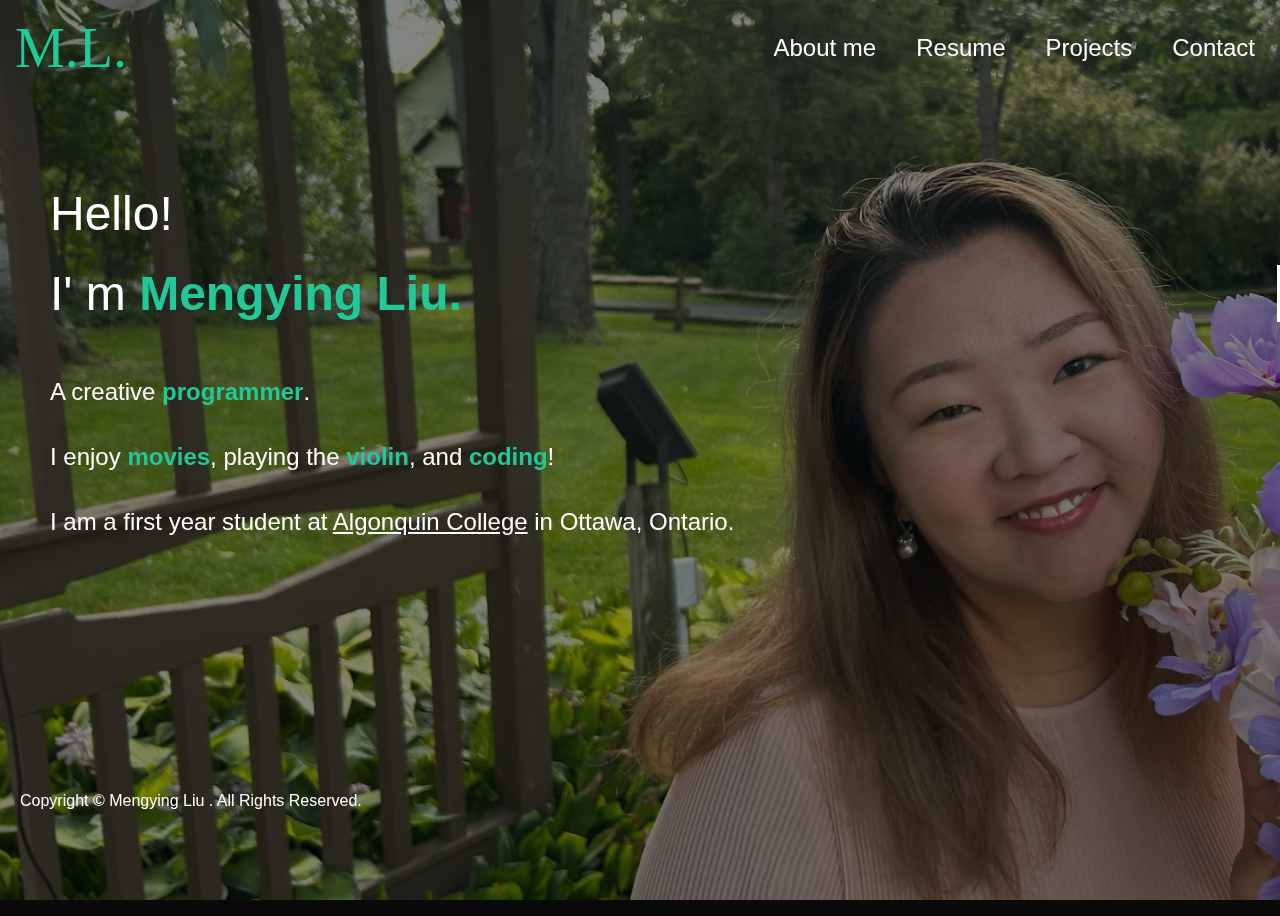
<file: Index.html>
<!-- student name: Mengying Liu
file name: Contact.html
date: Nov 5th,2023
description:Contact.html file for Assigbment 1-->
<!DOCTYPE html>
<html lang="en">
<head>
    <title>Index</title>
    <meta charset="UTF-8">
    <meta name="author" content="Mengying Liu">
    <meta name="description" content="Index.html file for Assigbment 1">
    <meta name="keywords" content="about me">
    <link rel="stylesheet" type="text/css" href="format.css">
    <script src="projects.js" defer></script>
</head>

<body>
    <nav>
        <ul class ="nav_container">
            <li id="logo">M.L.</li>
            <li class = "nav_item"><a href="Index.html">About me</a></li>
            <li class = "nav_item"><a href="Resume.html">Resume</a></li>
            <li class = "nav_item"><a href="Projects.html">Projects</a></li>
            <li class = "nav_item"><a href="Contact.html">Contact</a></li>
        </ul>
    </nav>

    <!--backlground pic-->
    <div id="image_background"></div>
    

    <div class="index_detail">
        <p class="index_title">Hello!</p>
        
        <div>
        <!--text for typing effect-->    
        <p class="typewriter">I' m <span class="emphasis">Mengying Liu. </span></p>
        </div>
        <div>
        <p>A creative <span class="emphasis">programmer</span>.</p>
        <p>I enjoy <span class="emphasis">movies</span>, playing the <span class="emphasis">violin</span>, and <span class="emphasis">coding</span>!</p>
        <p>I am a first year student at <a id="college_link" href="https://www.algonquincollege.com/sat/program/computer-programming/" target="_blank">Algonquin College</a> in Ottawa, Ontario.</p>
        </div>
    </div>

    <footer>
        <p>Copyright &copy;
            <a href="#">Mengying Liu</a>
            . All Rights Reserved.
        </p>
    </footer>
</body>

</html>
</file>
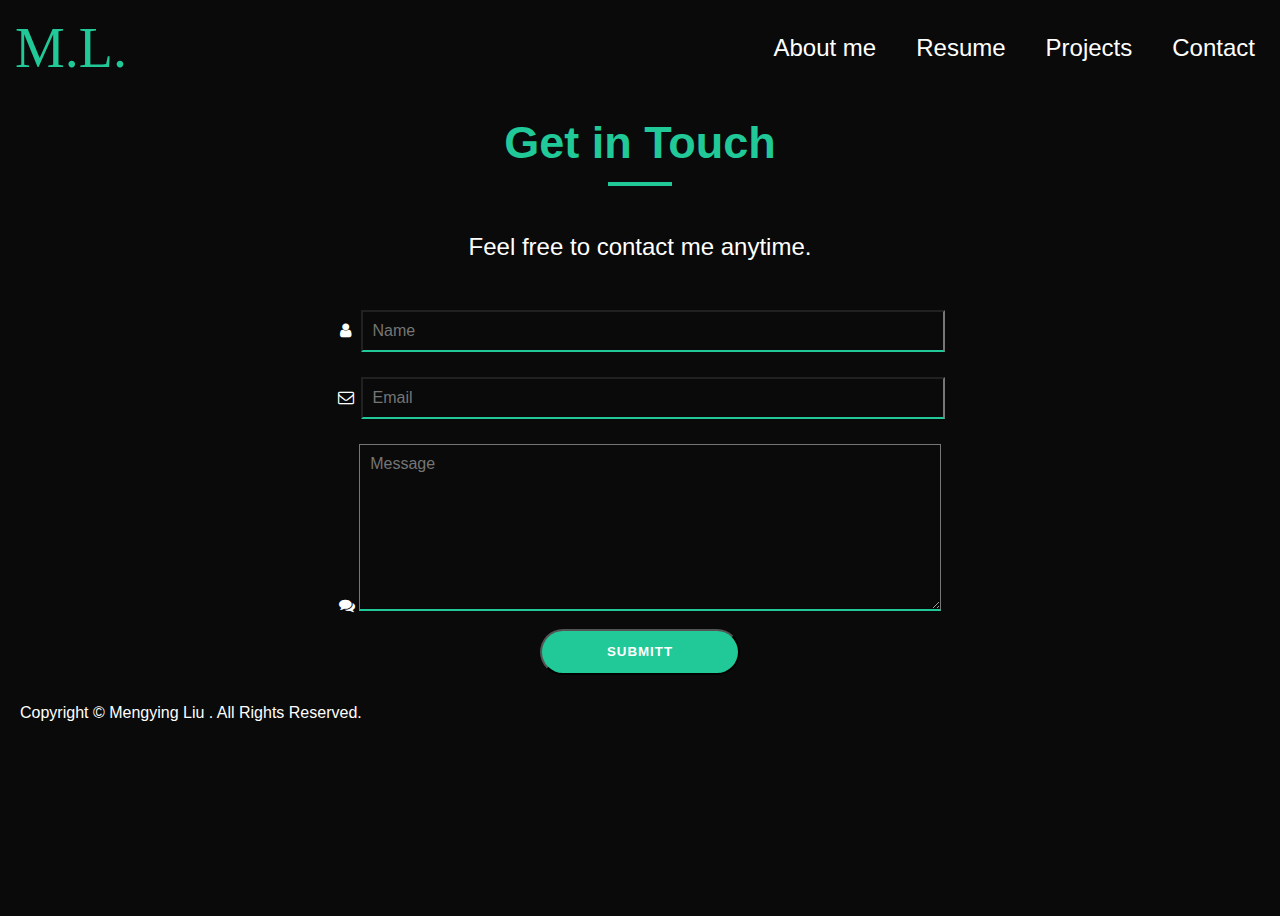
<file: Contact.html>
<!-- student name: Mengying Liu
file name: Contact.html
date: Nov 5th,2023
description:Contact.html file for Assigbment 1-->
<!DOCTYPE html>
<html lang="en">
<head>
    <title>Contact Me</title>
    <meta charset="UTF-8">
    <meta name="author" content="Mengying Liu">
    <meta name="description" content="Contact.html file for Assigbment 1">
    <meta name="keywords" content="contact_form">
    <link rel="stylesheet" type="text/css" href="format.css">
    <link rel="stylesheet" href="https://cdnjs.cloudflare.com/ajax/libs/font-awesome/4.7.0/css/font-awesome.min.css">
    <script src="projects.js" defer></script>
</head>

<body>
    <nav >
        <ul class ="nav_container">
            <li id="logo">M.L.</li>
            <li class = "nav_item"><a href="Index.html">About me</a></li>
            <li class = "nav_item"><a href="Resume.html">Resume</a></li>
            <li class = "nav_item"><a href="Projects.html">Projects</a></li>
            <li class = "nav_item"><a href="Contact.html">Contact</a></li>
        </ul>
    </nav>


    <header>
        <div class = "divider">
            <h2>Get in Touch</h2>
        </div>
    </header>


<!--a form for name email and comments-->
<form action="contat.php" method="post">
    <div class = "form_container">
        <p id="contact_greeting">Feel free to contact me anytime.</p>
        <div>
            <label for="name"><i class="fa fa-user fa-fw" ></i></label>
            <input class="input" id="name" type="text" placeholder="Name">
        </div>

        <div>
            <label for="email"><i class="fa fa-envelope-o fa-fw"></i></label>
            <input class="input" id="email" type="email" placeholder="Email">
        </div>
        
        <div >
            <label for="message"><i class="fa fa-comments prefix"></i></label>
            <textarea id="message" rows="8" placeholder="Message" spellcheck="false"></textarea>
        </div>

        <button class="btn" type="submit">SUBMITT</button>
    </div>
</form>


    <footer>
        <p>Copyright &copy;
            <a href="#">Mengying Liu</a>
            . All Rights Reserved.
        </p>
    </footer>
</body>

</html>
</file>
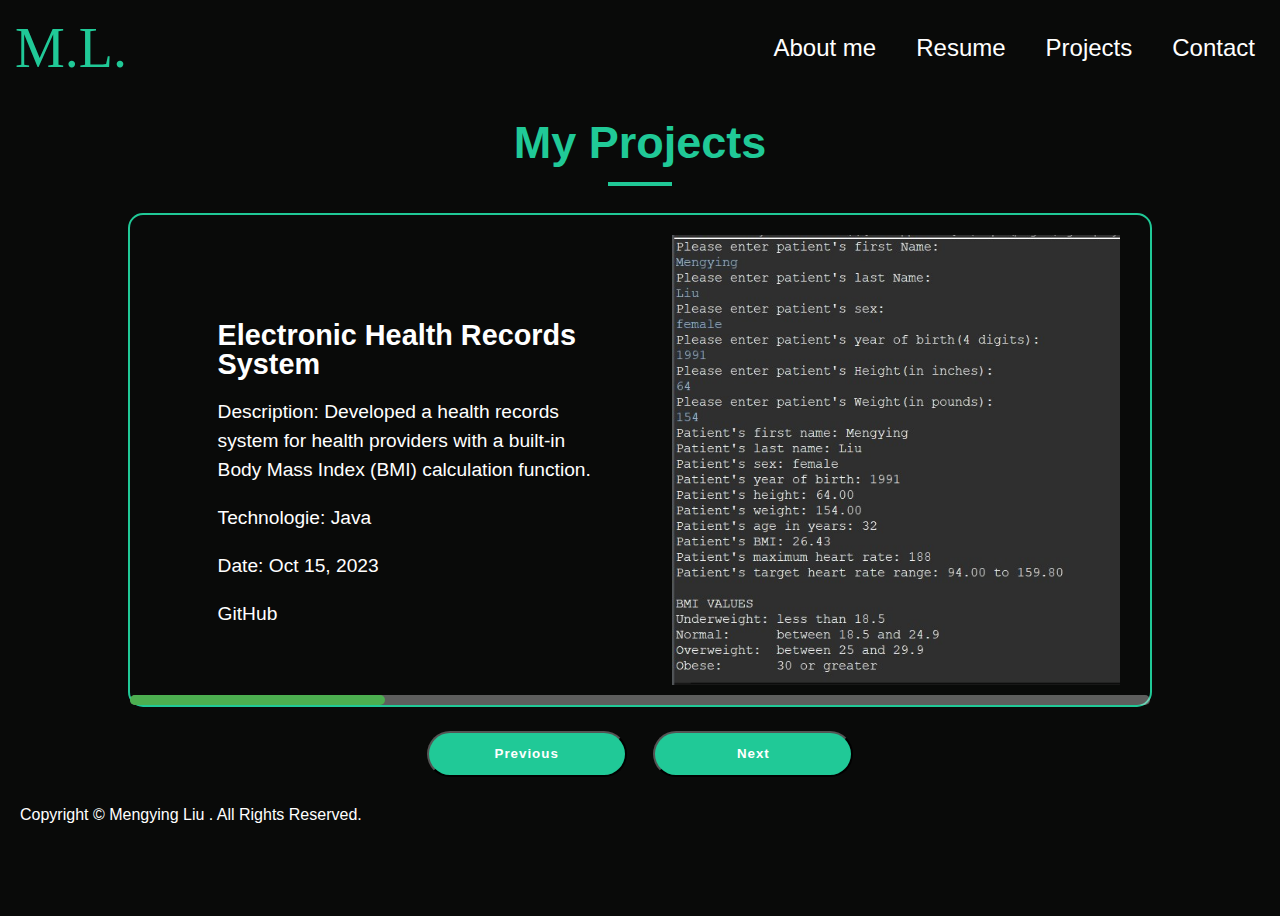
<file: Projects.html>
<!-- student name: Mengying Liu
file name: Contact.html
date: Nov 5th,2023
description:Contact.html file for Assigbment 1-->
<!DOCTYPE html>
<html lang="en">
<head>
    <title>Projects</title>
    <meta charset="UTF-8">
    <meta name="author" content="Mengying Liu">
    <meta name="description" content="Projects.html file for Assigbment 1">
    <meta name="keywords" content="projects">
    <link rel="stylesheet" type="text/css" href="format.css">
    <script src="projects.js" defer></script>
</head>

<body>
    <nav>
        <ul class ="nav_container">
            <li id="logo">M.L.</li>
            <li class = "nav_item"><a href="Index.html">About me</a></li>
            <li class = "nav_item"><a href="Resume.html">Resume</a></li>
            <li class = "nav_item"><a href="Projects.html">Projects</a></li>
            <li class = "nav_item"><a href="Contact.html">Contact</a></li>
        </ul>
    </nav>


    <header>
        <div class = "divider">
            <h2>My Projects</h2>
        </div>
    </header>

    <div class="page_container">
        <div class = "project_container">
            <div class="project_detail">
                <p id="project_title"></p>
                <p id="description"></p>
                <p id ="technologie"></p>
                <p id="date" ></p>
                <a id="project_link" target="_blank" href="#">GitHub</a>
            </div>
            <div>
                <img id="project_image" src="#" alt="project images" >
            </div>

            <!-- a progess bar-->
            <div id="slider-container">
                <div id="slider-progress"></div>
            </div>
        </div>
    </div>

    <!-- 2 buttons to navi previous and forward-->
    <div class="project_btn">
        <button class = "btn" id="prevBtn" onclick="showProject(-1)">Previous</button>
        <button class = "btn" id="nextBtn" onclick="showProject(+1)">Next</button>
    </div>

    <footer>
        <p>Copyright &copy;
            <a href="#">Mengying Liu</a>
            . All Rights Reserved.
        </p>
    </footer>

</body>

</html>
</file>
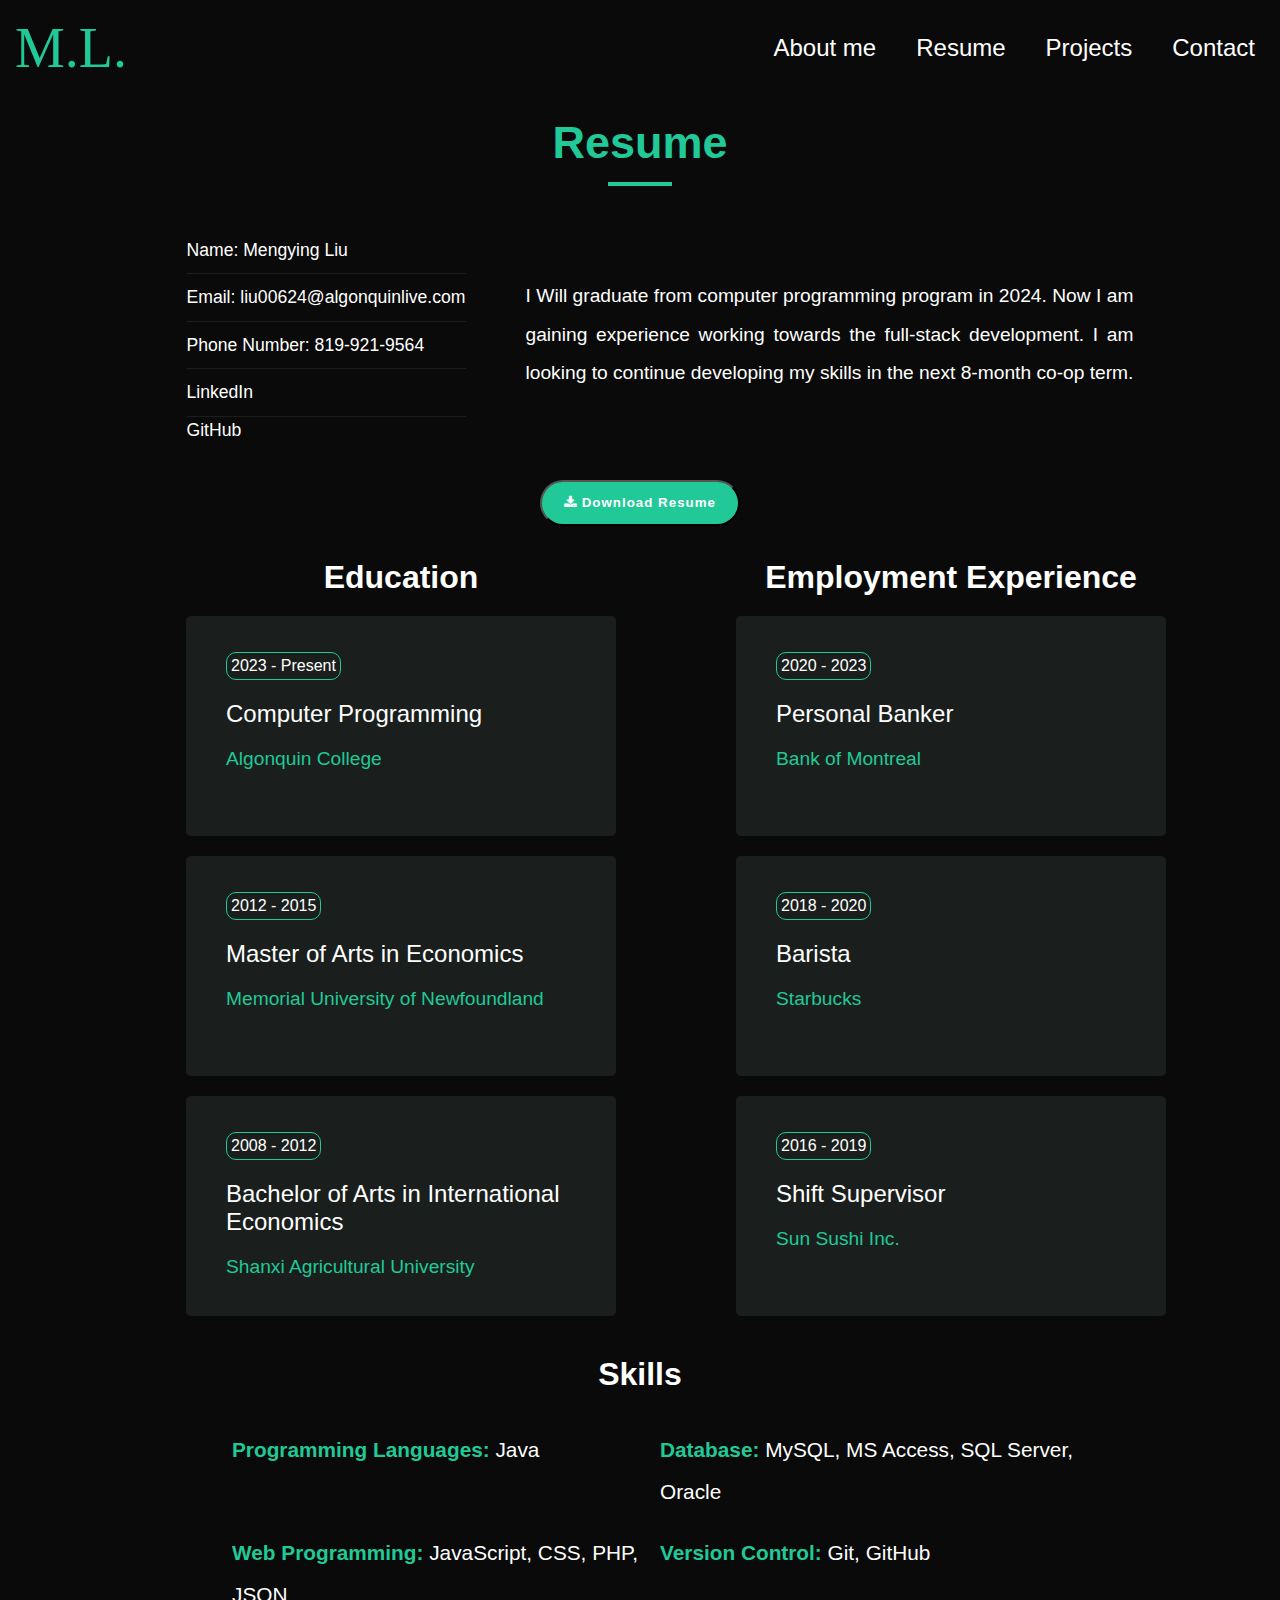
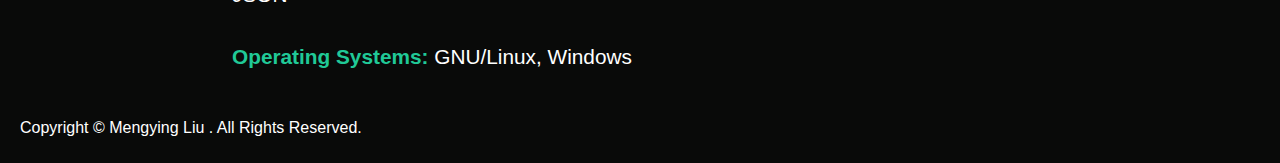
<file: Resume.html>
<!-- student name: Mengying Liu
file name: Resume.html
date: Nov 5th,2023
description:Resume.html file for Assigbment 1-->
<!DOCTYPE html>
<html lang="en">
<head>
    <title>Resume</title>
    <meta charset="UTF-8">
    <meta name="author" content="Mengying Liu">
    <meta name="description" content="Resume.html file for Assigbment 1">
    <meta name="keywords" content="resume">
    <link rel="stylesheet" type="text/css" href="format.css">
    <link rel="stylesheet" href="https://cdnjs.cloudflare.com/ajax/libs/font-awesome/4.7.0/css/font-awesome.min.css">
    <script src="projects.js" defer></script>
</head>

<body>
    <nav >
        <ul class ="nav_container">
            <li id="logo">M.L.</li>
            <li class = "nav_item"><a href="Index.html">About me</a></li>
            <li class = "nav_item"><a href="Resume.html">Resume</a></li>
            <li class = "nav_item"><a href="Projects.html">Projects</a></li>
            <li class = "nav_item"><a href="Contact.html">Contact</a></li>
        </ul>
    </nav>


    <header>
        <div class = "divider">
            <h2>Resume</h2>
        </div>
    </header>


    <div class="contact_object_container">
        <div class="contact_object">
            <div class="contact_container">
                <ul>
                    <li class="contact_info">Name: Mengying Liu</li>
                    <li class="contact_info"><a href="mailto:liu00624@algonquinlive.com">Email: liu00624@algonquinlive.com</a></li>
                    <li class="contact_info">Phone Number: 819-921-9564</li>
                    <li class="contact_info"><a href="https://www.linkedin.com/in/mandyliu0401/">LinkedIn</a></li>
                    <li class=""><a href="https://github.com/Mandy-Liu0401">GitHub</a></li>
                </ul>
            </div>

            <div class="object_container">
                <p class="object_info">
                    I Will graduate from computer programming program in 2024. 
                    Now I am gaining experience working towards the full-stack development.
                    I am looking to continue developing my skills in the next 8-month co-op term.</p>
            </div>
        </div>

        <!--a button to download resume-->
        <div>
            <button type="submit" onclick="window.open('files/Resume - Mengying Liu.pdf')" class="btn"><i class="fa fa-download"></i> Download Resume</button>
        </div>
    </div>


    <div class="resume_container"> 
        <div><!--education section-->
            <p class="resume_section">Education</p>

            <div class="resume_experience">
                <ul>
                    <li class="resume_date">2023 - Present</li>
                    <li class="resume_title">Computer Programming</li>
                    <li class="resume_employer">Algonquin College</li>
                </ul>
            </div>
            <div class="resume_experience">
                <ul>
                    <li class="resume_date">2012 - 2015</li>
                    <li class="resume_title">Master of Arts in Economics</li>
                    <li class="resume_employer">Memorial University of Newfoundland</li>
                </ul>
            </div>

            <div class="resume_experience">
                <ul>
                    <li class="resume_date">2008 - 2012</li>
                    <li class="resume_title">Bachelor of Arts in International Economics</li>
                    <li class="resume_employer">Shanxi Agricultural University</li>
                </ul>
            </div>
        </div>

        
        <div > <!--employment section-->
            <p class="resume_section">Employment Experience</p>
            <div class="resume_experience">
                <ul>
                    <li class="resume_date">2020 - 2023</li>
                    <li class="resume_title">Personal Banker</li>
                    <li class="resume_employer">Bank of Montreal</li>
                </ul>
            </div>
            <div class="resume_experience">
                <ul>
                    <li class="resume_date">2018 - 2020</li>
                    <li class="resume_title">Barista</li>
                    <li class="resume_employer">Starbucks</li>
                </ul>
            </div>
            <div class="resume_experience">
                <ul>
                    <li class="resume_date">2016 - 2019</li>
                    <li class="resume_title">Shift Supervisor</li>
                    <li class="resume_employer">Sun Sushi Inc.</li>
                </ul>
            </div>
        </div>
    </div>

    <!--skills section-->
    <div class="skill_container">
        <p class="resume_section">Skills</p>
        <div class="skill_detail">
            <ul>
                <li><span class="emphasis">Programming Languages:</span> Java</li>
                <li><span class="emphasis">Database:</span> MySQL, MS Access, SQL Server, Oracle</li>
                <li><span class="emphasis">Web Programming:</span> JavaScript, CSS, PHP, JSON</li>
                <li><span class="emphasis">Version Control:</span> Git, GitHub</li>
                <li><span class="emphasis">Operating Systems:</span> GNU/Linux, Windows</li>
            </ul>
        </div>
    </div>  

    <footer>
        <p>Copyright &copy;
            <a href="#">Mengying Liu</a>
            . All Rights Reserved.
        </p>
    </footer>
</body>

</html>
</file>
<file: format.css>
body,html {
    height: 100vh ;
    width: 100vw;
    margin: 0 ;
    padding: 0 ;
}

body{
    
    background-color:rgb(9, 10, 9); 
    color:white;
    font-family: Arial,  helvetica, sans-serif;
    opacity: 1;
}
::selection {
    color: white; 
    background-color: #20c99698; 
    
}

header{
    text-align: center;
    font-size: 30px;
    color:#20c997;
}

.divider::after {
    content: "";
    display: inline-block; 
    width: 5%; 
    height: 4px; 
    background-color: #20c997; 
    margin: 10px auto; 
}

nav{
    position: relative;
    width: 100%;
    right: 25px;
    background-color: transparent;
}

#logo{
    font-family:'Brush Script', 'Lucida Handwriting', Pacifico;
    color: #20c997;
    font-size: 350%;
    margin-right: auto;
    list-style: none;
}

.nav_container {
    display:flex;
    flex-direction: row;
    justify-content:flex-end;
    align-items: center;
}

.nav_item{
    padding-left: 40px;
    list-style: none;
    font-size:x-large
}

a {
    text-decoration: none;
    cursor: pointer;
    color: white;
    font-family:  Arial,Helvetica, sans-serif;
    }

a:hover ,h2{
    color: #20c997;
    margin-bottom: 0;
}

#image_background{
    background-image: url('images/photo1.jpg');
    width: 100%;
    height: 100%;
    position: fixed;
    top: 0;
    left: 0;
    background-size: cover; 
    background-repeat: no-repeat; 
    opacity: 0.5;
    z-index: -1; /* Move the background image behind other elements */
}

.index_detail{
    font-family: Arial, Helvetica, sans-serif;
    line-height: 1.7em;
    font-size: 1.5em;
    height: 70vh;
    padding:50px 0 0 50px;
}


/* two animations for typing and cursor effects*/
@keyframes typing {
    from { width: 0 }
    to {width:9em}
}

@keyframes cursor {
    50% { border-right-color: transparent }
}

.index_title{
    font-size: 200%;
    margin-bottom: 30px;
}
.typewriter {
    word-break: break-all;
    margin:0 0 50px 0;
    line-height: 120%;
    font-size: 200%;
    border-right: 3px solid white ;
    overflow: hidden; 
    white-space: nowrap; 
    animation: 
        typing 3s steps(17, end) forwards,
        cursor 0.5s steps(1) infinite;
}

.emphasis{
    color: #20c997;
    font-weight: 600;
}

#college_link {
    animation: blink 3s infinite;
    text-decoration: underline;
}

.contact_object_container{
    width:100%;
    display:flex;
    flex-direction: column;
    justify-items: center;
    align-items: center;
    }
    
.contact_container ul{
    list-style: none;
}

.contact_object{
    width:95vw;
    display: flex;
    flex-direction: row;
    justify-content: center;
    align-items: center;
    padding: 0 20px;
}

.contact_container{
    max-width: 350px;
    padding: 6px 30px ;
    font-size: 110%;
    line-height: 1.5em;
}

.contact_info{
    border-bottom:1px solid rgb(26, 31, 29);
    padding:10px 0;
}

.object_container{
    text-align: justify;
    width:50%;
    line-height: 2em;
    font-size: 120%;
    padding: 6px 30px ;
}


.resume_container{
    width:90%;
    display: flex;
    flex-direction: row;
    justify-content: center;
    align-items: center;
    padding: 10px 100px ;
}

.resume_section{
    font-size: 200%;
    font-weight: 600;
    text-align: center;
    margin:10px 0;
}

.resume_experience{
    background-color: rgb(26, 31, 29);
    border-radius: 5px;
    width: 430px;
    height: 180px;
    margin: 20px 60px;
    padding: 20px 0;
    display: flex;
    flex-wrap: wrap;
    flex-direction: column;
    justify-content: left;
}
.resume_date{
    width: fit-content;
    list-style: none;
    background-color:transparent;
    border: 1px solid #20c997;
    border-radius: 10px;
    padding: 4px;
}

.resume_title{
    font-family: Georgia, Arial ;
    list-style: none;
    font-size: 150%;
    font-weight: 500;
    padding: 20px 0;
}

.resume_employer{
    list-style: none;
    color: #20c997;
    font-size: 120%;
}

.skill_container{
    width: 100%;
    display: flex;
    flex-direction: column;
    justify-content: center;
    align-items: center;
}

.skill_detail ul{
    list-style: none;
    display: flex;
    flex-wrap: wrap;

}

.skill_detail li{
    width: 50%;
    font-size: 130%;
    line-height: 2em;
    text-align: left;
    padding:10px 0;
}

.skill_detail{
    width: 70%;
}

.page_container{
    width: 100%;
    display: flex;
    justify-content: center;
    align-items: center;
}

.project_container{
    position: relative;
    max-width: 75%;
    display: flex;
    flex-direction: row;
    justify-content: center;
    align-items: center;
    margin: 10px 30px;
    padding: 20px 30px ;
    border: 2px solid #20c997;
    border-radius: 15px;
}

.project_detail{
    display: block;
    flex-direction: column;
    justify-content:left;
    line-height: 1.5em;
    padding: 0 3em;
    font-size: 120%;
    max-width: 50%;
}

#project_title{
    font-size: 150%;
    font-weight: 600;
    width: fit-content;
    font-family: Poppins, sans-serif;
    margin-bottom: 15px;
    animation: blink 3s infinite;
}

#project_image{
    float: right;
    height: 50vh;
    max-width: 50vw;
}

#slider-container {
    width: 100%;
    height: 10px;
    background-color: #dddddd66;
    position: absolute;
    bottom: 0;
    border-radius: 25px;
}

#slider-progress {
    height: 10px;
    width: 0%;
    background-color: #4CAF50;
    border-radius: 25px;
}

.project_btn{
    display: flex;
    flex-direction: row;
    justify-content: center;
}

.form_container{
    width: 100%;
    display: flex;
    flex-direction: column;
    justify-content: center;
    align-items: center;
}

.form_container p{
    font-size: 150%;
    font-weight: 400;
    margin-top: 30px;
}

#name, #email, #message{
    margin-top: 25px;
    padding: 10px 10px;
    width: 35em;
    font-family: Arial,  helvetica, sans-serif;
    background-color: transparent;
    border-bottom: 2px solid #20c997;
    font-size: medium;
}

#name:hover, #email:hover, #message:hover{
    background-color: #20c99623;
}

.btn{
    background-color:#20c997;
    color: white;
    margin: 1em;
    line-height:3em;
    font-weight: 600;
    cursor: pointer;
    letter-spacing: 1px;
    border-radius: 25px;
    width:15em;
}

.btn:hover{
    background-color: #39c89d32;
    border-color: #20c997;
}

footer{
    padding:0  0 10px 20px;
    background-color: transparent;
}

/* blink work effect*/
@keyframes blink {
    0% {opacity: 0.5;}
    50% {opacity: 1;}
    100% {opacity: 0.5;
    color: #20c997;}
}

/* responsive to smaller screen*/
@media (max-width: 800px) {
    .nav_container,
    .project_container,
    .contact_object,
    .resume_container
    {
        display: flex;
        flex-direction: column;
        justify-content: center;
        align-items: center;
    }

    .skill_detail li{
        display: flex;
        flex-direction: column;
        justify-content: center;
        width: 100%;
    }
    #image_background{
    background-size: contain;
    background-position: top;
    width: 100%;
    opacity: 0.3;
    }

    #name, #email, #message{
        width:50vw
    }
}
</file>
